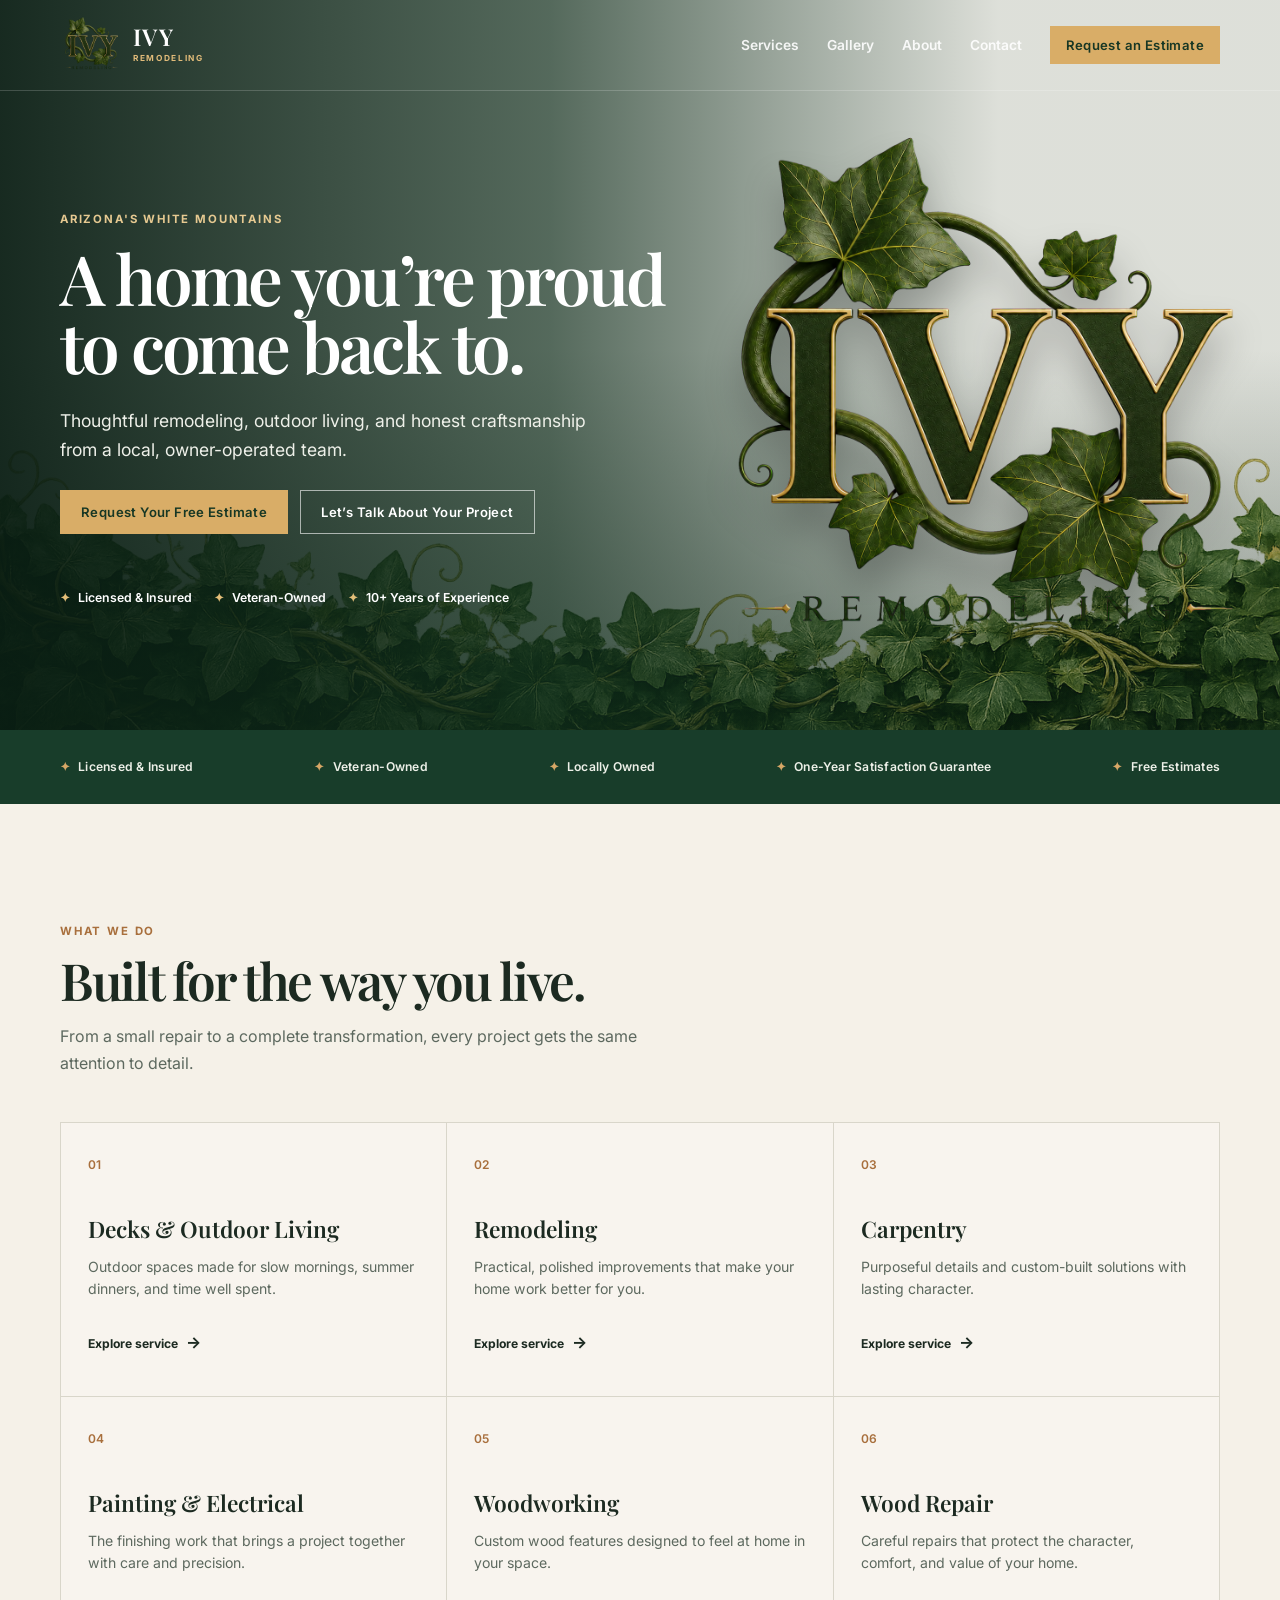
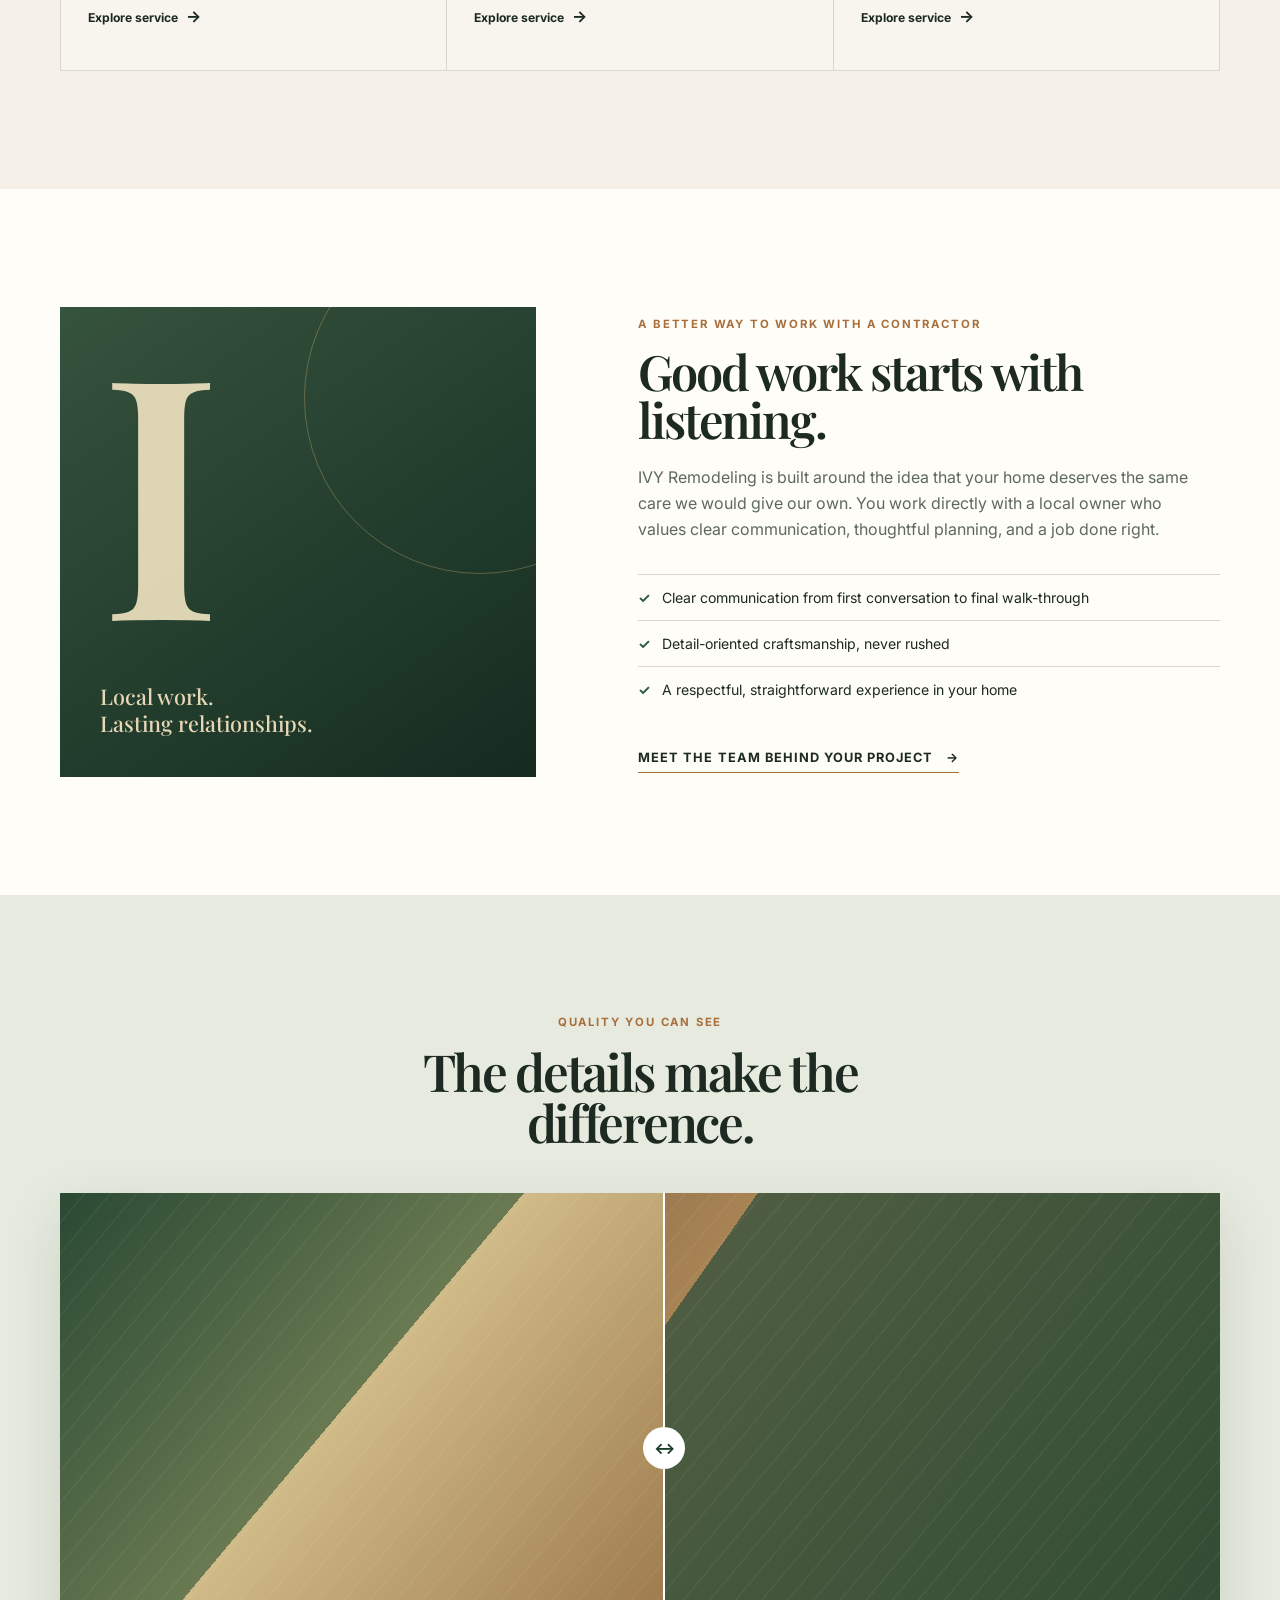
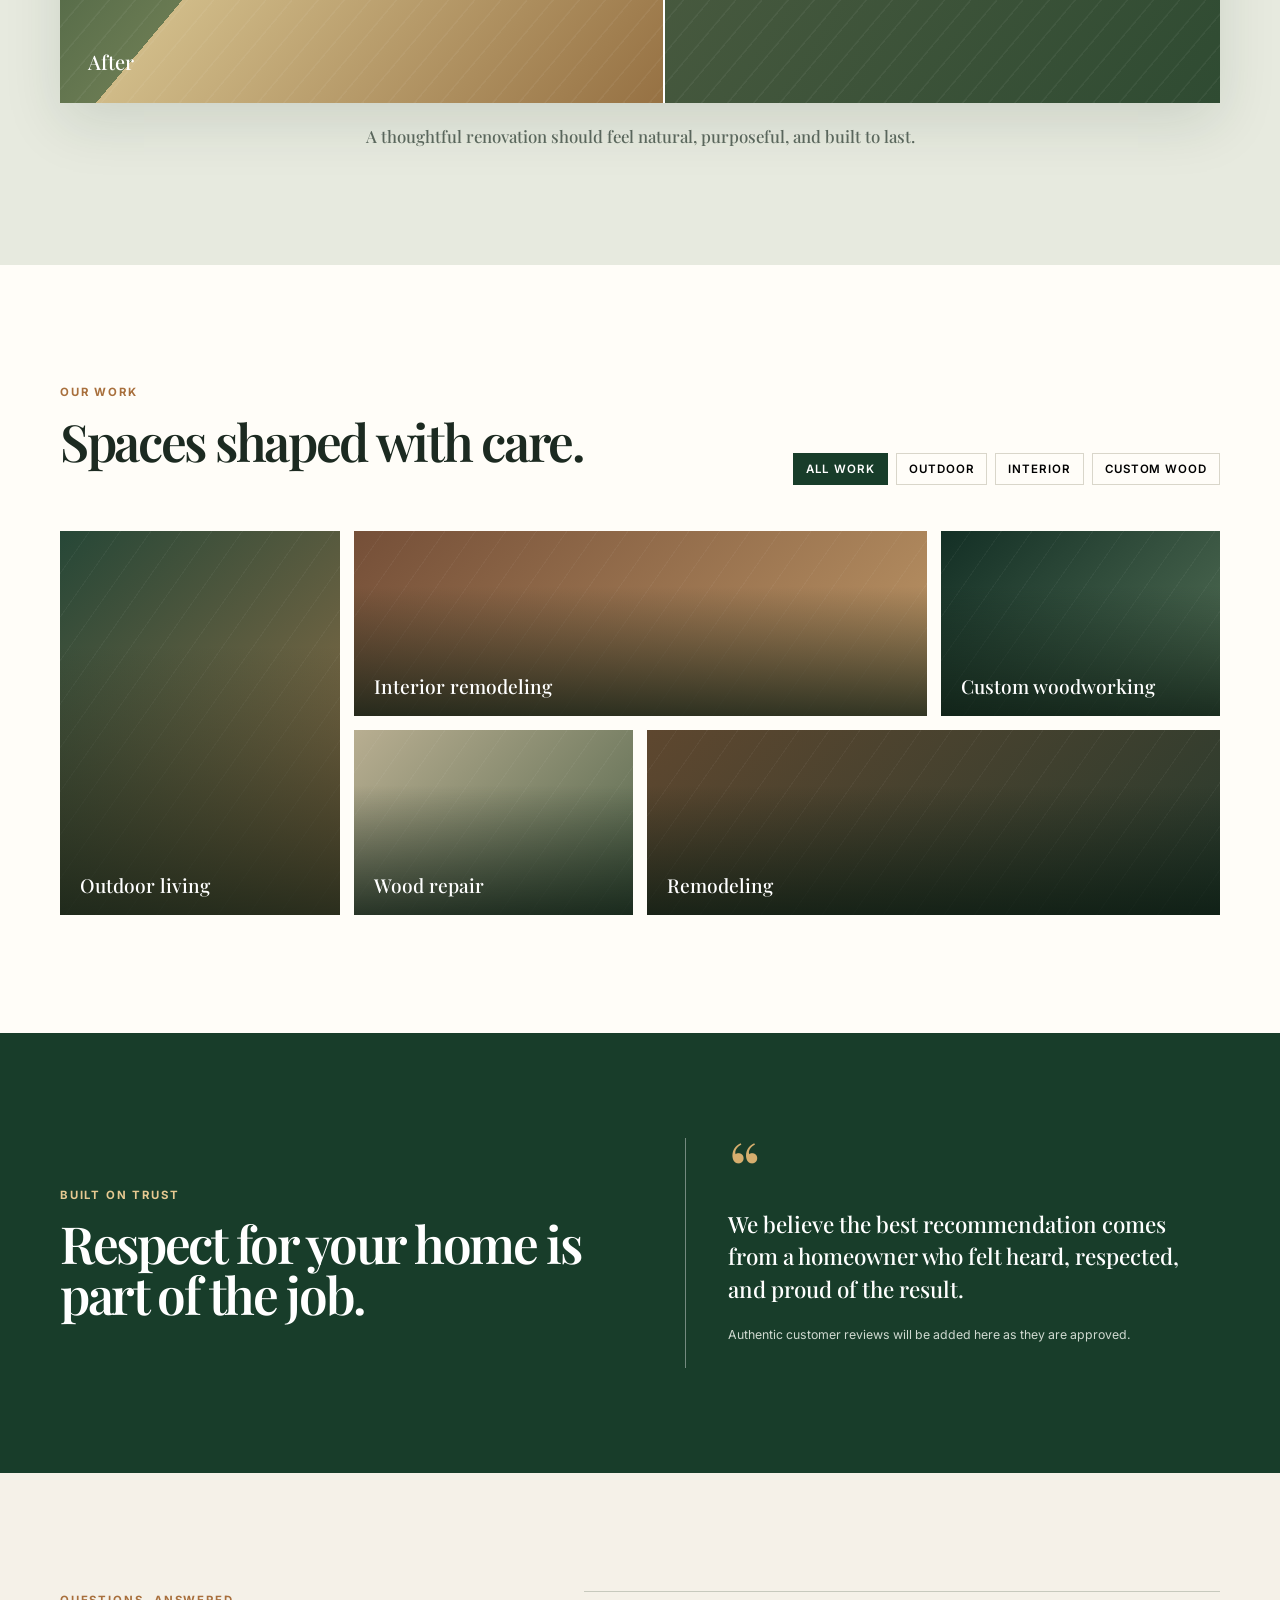
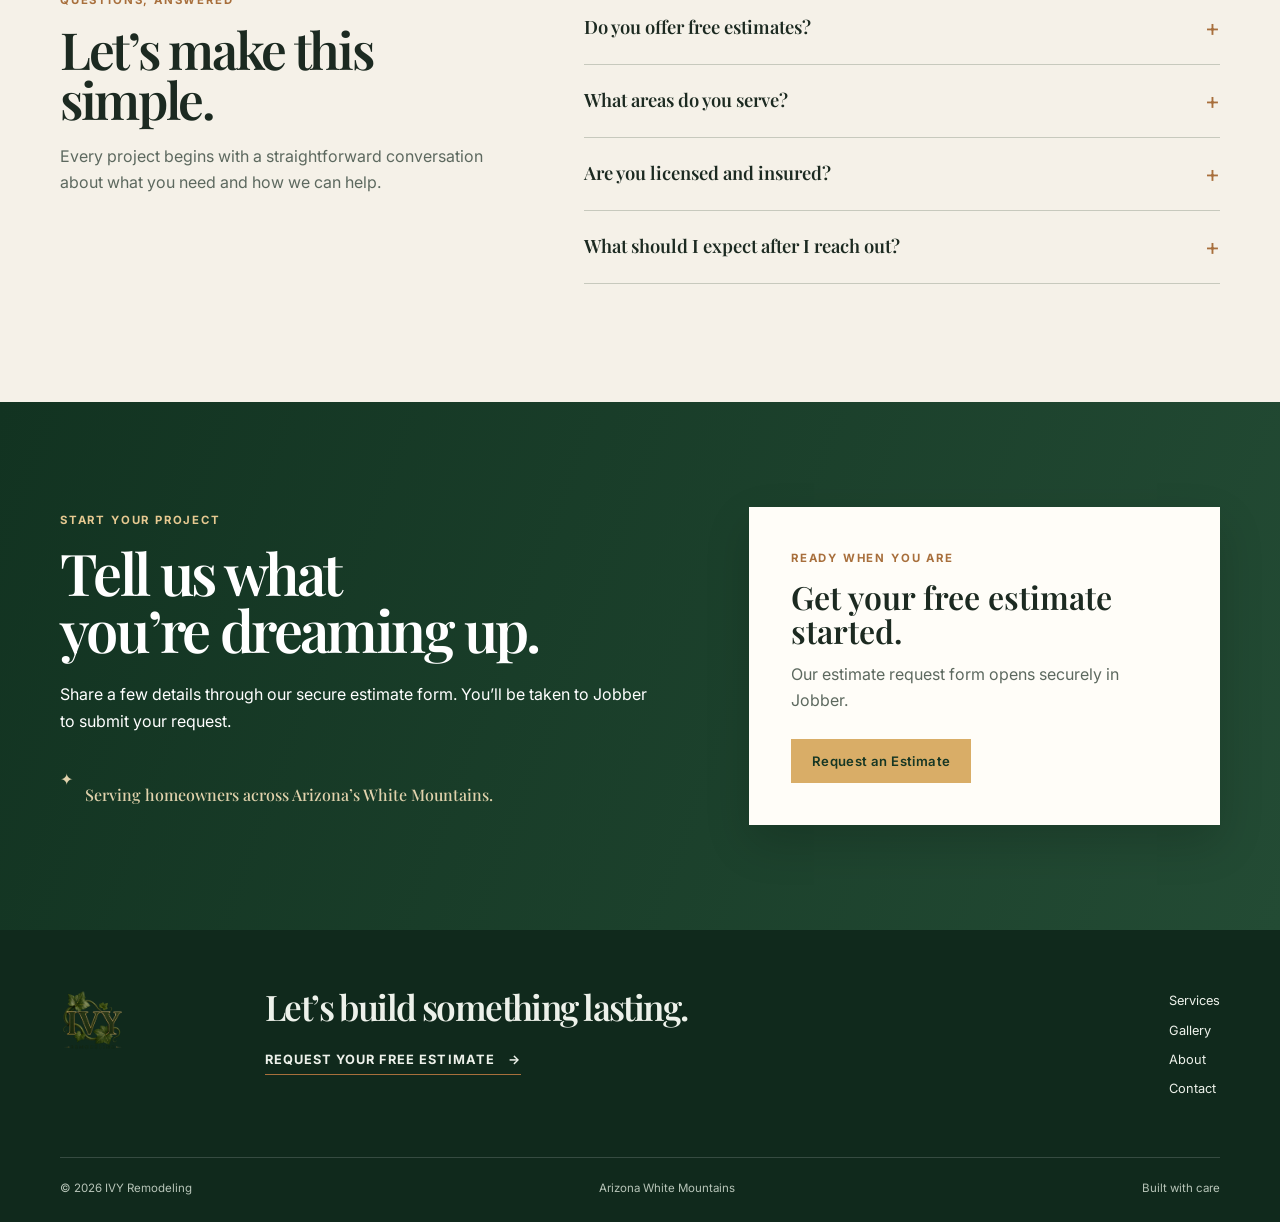
<file: index.html>
<!doctype html>
<html lang="en">
<head>
  <meta charset="utf-8">
  <meta name="viewport" content="width=device-width, initial-scale=1">
  <meta name="description" content="IVY Remodeling provides honest, owner-operated remodeling, decks, carpentry, painting, electrical work, woodworking, and wood repair across Arizona's White Mountains.">
  <meta name="theme-color" content="#183d2a">
  <meta property="og:title" content="IVY Remodeling | Crafted with care">
  <meta property="og:description" content="Owner-operated remodeling and home improvements in Arizona's White Mountains.">
  <!-- Replace this one URL when the Jobber quote form is ready. -->
  <meta name="jobber-quote-url" content="https://example.com/replace-with-jobber-quote-form">
  <title>IVY Remodeling | Arizona White Mountains</title>
  <link rel="preconnect" href="https://fonts.googleapis.com">
  <link rel="preconnect" href="https://fonts.gstatic.com" crossorigin>
  <link href="https://fonts.googleapis.com/css2?family=Inter:wght@400;500;600;700&family=Playfair+Display:wght@500;600;700&display=swap" rel="stylesheet">
  <link rel="stylesheet" href="assets/css/style.css">
  <link rel="stylesheet" href="assets/css/hero-logo.css">
</head>
<body>
  <!-- not sure where this goes -->
  <a class="skip-link" href="#main-content">Skip to content</a>

  <!-- HEADER/NAVIGATION BAR -->
  <header class="site-header" data-header>
    <div class="container header-inner">
      <a class="brand" href="/" aria-label="IVY Remodeling home"><img src="assets/images/logos/ivy-remodeling-logo-transparent.png" alt="IVY Remodeling"><span class="brand-wordmark">IVY <small>Remodeling</small></span></a>
      <button class="menu-toggle" type="button" aria-expanded="false" aria-controls="primary-menu" data-menu-toggle><span></span><span></span><span></span><span class="sr-only">Open menu</span></button>
      <nav id="primary-menu" class="primary-nav" aria-label="Primary navigation" data-menu>
        <a href="#services">Services</a>
        <a href="#gallery">Gallery</a>
        <a href="#about">About</a>
        <a href="#contact">Contact</a>
        <a class="button button-small" href="https://example.com/replace-with-jobber-quote-form" data-jobber-quote target="_blank" rel="noopener">Request an Estimate</a>
      </nav>
    </div>
  </header>

  <!-- HERO SECTION -->

  <main id="main-content">
    <section class="hero" aria-labelledby="hero-title">
      <img class="hero-art" src="assets/images/hero/ivy-remodeling-hero.png" width="1536" height="1024" alt="Decorative ivy vine against a deep forest-green background">
      <div class="hero-shade"></div>
      <div class="container hero-content">
        <p class="eyebrow eyebrow-light">Arizona's White Mountains</p>
        <h1 id="hero-title">A home you’re proud to come back to.</h1>
        <p class="hero-copy">Thoughtful remodeling, outdoor living, and honest craftsmanship from a local, owner-operated team.</p>
        <div class="hero-actions"><a class="button" href="https://example.com/replace-with-jobber-quote-form" data-jobber-quote target="_blank" rel="noopener">Request Your Free Estimate</a><a class="button button-ghost" href="#contact">Let’s Talk About Your Project</a></div>
        <ul class="hero-trust" aria-label="Company credentials"><li>Licensed &amp; Insured</li><li>Veteran-Owned</li><li>10+ Years of Experience</li></ul>
        <img class="hero-logo" src="assets/images/logos/ivy-remodeling-logo-transparent.png" width="1254" height="1254" alt="IVY Remodeling">
      </div>
    </section>

    <section class="trust-bar" aria-label="Why choose IVY Remodeling"><div class="container trust-items"><span>Licensed &amp; Insured</span><span>Veteran-Owned</span><span>Locally Owned</span><span>One-Year Satisfaction Guarantee</span><span>Free Estimates</span></div></section>

    <!-- SERVICE DISCRIPTIONS -->
    <section class="section services-section" id="services" aria-labelledby="services-title">
      <div class="container"><div class="section-heading"><p class="eyebrow">What we do</p><h2 id="services-title">Built for the way you live.</h2><p>From a small repair to a complete transformation, every project gets the same attention to detail.</p></div>
        <div class="service-grid">
          <a class="service-card" href="#contact"><span class="service-number">01</span><h3>Decks &amp; Outdoor Living</h3><p>Outdoor spaces made for slow mornings, summer dinners, and time well spent.</p><span>Explore service <b>→</b></span></a>
          <a class="service-card" href="#contact"><span class="service-number">02</span><h3>Remodeling</h3><p>Practical, polished improvements that make your home work better for you.</p><span>Explore service <b>→</b></span></a>
          <a class="service-card" href="#contact"><span class="service-number">03</span><h3>Carpentry</h3><p>Purposeful details and custom-built solutions with lasting character.</p><span>Explore service <b>→</b></span></a>
          <a class="service-card" href="#contact"><span class="service-number">04</span><h3>Painting &amp; Electrical</h3><p>The finishing work that brings a project together with care and precision.</p><span>Explore service <b>→</b></span></a>
          <a class="service-card" href="#contact"><span class="service-number">05</span><h3>Woodworking</h3><p>Custom wood features designed to feel at home in your space.</p><span>Explore service <b>→</b></span></a>
          <a class="service-card" href="#contact"><span class="service-number">06</span><h3>Wood Repair</h3><p>Careful repairs that protect the character, comfort, and value of your home.</p><span>Explore service <b>→</b></span></a>
        </div>
      </div>
    </section>


    <!-- WHAT WE DO -->
    <section class="section split-section" id="about" aria-labelledby="about-title"><div class="container split-layout">
      <div class="portrait-panel">
        <div class="portrait-monogram" aria-hidden="true">I</div>
        <p>Local work.<br>Lasting relationships.</p>
      </div>
      <div class="split-copy">
        <p class="eyebrow">A better way to work with a contractor</p>
        <h2 id="about-title">Good work starts with listening.</h2>
        <p>IVY Remodeling is built around the idea that your home deserves the same care we would give our own. You work directly with a local owner who values clear communication, thoughtful planning, and a job done right.</p>
        <ul class="check-list">
          <li>Clear communication from first conversation to final walk-through</li>
          <li>Detail-oriented craftsmanship, never rushed</li>
          <li>A respectful, straightforward experience in your home</li>
        </ul>
        <a class="text-link" href="#contact">Meet the team behind your project <span>→</span></a>
        </div>
      </div>
    </section>

    <!-- BEFORE/AFTER -->
    <section class="section showcase" aria-labelledby="showcase-title">
      <div class="container">
        <div class="section-heading centered">
          <p class="eyebrow">Quality you can see</p>
          <h2 id="showcase-title">The details make the difference.</h2>
        </div>
        <div class="comparison" data-comparison>
          <div class="comparison-before">
            <span>Before</span>
          </div>
          <div class="comparison-after" data-comparison-after>
            <span>After</span>
          </div>
          <input class="comparison-range" data-comparison-range type="range" min="0" max="100" value="52" aria-label="Drag to compare before and after project images">
          <div class="comparison-handle" data-comparison-handle aria-hidden="true">
            <span>↔</span>
          </div>
        </div>
        <p class="comparison-note">A thoughtful renovation should feel natural, purposeful, and built to last.</p>
      </div>
    </section>

    <!-- GALLERY -->
    <section class="section gallery-section" id="gallery" aria-labelledby="gallery-title">
      <div class="container">
        <div class="gallery-top">
          <div class="section-heading">
            <p class="eyebrow">Our work</p>
            <h2 id="gallery-title">Spaces shaped with care.</h2>
          </div>
          <div class="gallery-filters" role="group" aria-label="Filter gallery">
            <button class="filter active" data-filter="all">All work</button>
            <button class="filter" data-filter="outdoor">Outdoor</button>
            <button class="filter" data-filter="interior">Interior</button>
            <button class="filter" data-filter="custom">Custom wood</button>
          </div>
        </div>
        <div class="gallery-grid" data-gallery>
          <button class="gallery-card gallery-tall" data-category="outdoor" data-caption="Outdoor living designed around your home">
            <span>Outdoor living</span>
          </button>
          <button class="gallery-card gallery-warm" data-category="interior" data-caption="Warm, functional interior improvements">
            <span>Interior remodeling</span>
          </button>
          <button class="gallery-card gallery-deep" data-category="custom" data-caption="Custom woodworking details">
            <span>Custom woodworking</span>
          </button>
          <button class="gallery-card gallery-light" data-category="outdoor" data-caption="Repairs that preserve what you love">
            <span>Wood repair</span>
          </button>
          <button class="gallery-card gallery-wide" data-category="interior" data-caption="Thoughtful updates, beautifully finished">
            <span>Remodeling</span>
          </button>
        </div>
      </div>
    </section>

    <!-- TRUST -->
    <section class="review-section">
      <div class="container review-layout">
        <div>
          <p class="eyebrow eyebrow-light">Built on trust</p>
          <h2>Respect for your home is part of the job.</h2>
        </div>
        <div class="review-card">
          <div class="quote-mark">“</div>
          <blockquote>We believe the best recommendation comes from a homeowner who felt heard, respected, and proud of the result.</blockquote>
          <p>Authentic customer reviews will be added here as they are approved.</p>
        </div>
      </div>
    </section>

    <!-- FAQs -->
    <section class="section faq-section" aria-labelledby="faq-title">
      <div class="container faq-layout">
        <div class="section-heading">
          <p class="eyebrow">Questions, answered</p>
          <h2 id="faq-title">Let’s make this simple.</h2>
          <p>Every project begins with a straightforward conversation about what you need and how we can help.</p>
        </div>
        <div class="accordion" data-accordion>
          <article class="faq-item">
            <h3><button aria-expanded="false">Do you offer free estimates?<span>+</span></button></h3>
            <div class="faq-answer">
              <p>Yes. Tell us about your project and we’ll begin with a clear, no-pressure conversation.</p>
            </div>
          </article>
          <article class="faq-item">
            <h3><button aria-expanded="false">What areas do you serve?<span>+</span></button></h3>
            <div class="faq-answer">
              <p>IVY Remodeling serves homeowners throughout Arizona’s White Mountains, including Show Low, Pinetop-Lakeside, Snowflake, Taylor, Greer, Eagar, Springerville, and St. Johns.</p>
            </div>
          </article>
          <article class="faq-item">
            <h3><button aria-expanded="false">Are you licensed and insured?<span>+</span></button></h3>
            <div class="faq-answer">
              <p>Yes. Licensed, insured work and transparent communication are foundational to how we serve our neighbors.</p>
            </div>
          </article>
          <article class="faq-item">
            <h3><button aria-expanded="false">What should I expect after I reach out?<span>+</span></button></h3>
            <div class="faq-answer">
              <p>We’ll review your project details, discuss the next step, and make sure you know what to expect before the work begins.</p>
            </div>
          </article>
        </div>
      </div>
    </section>

    <!-- CONTACT -->
    <section class="contact-section" id="contact" aria-labelledby="contact-title">
      <div class="container contact-layout jobber-contact">
        <div>
          <p class="eyebrow eyebrow-light">Start your project</p>
          <h2 id="contact-title">Tell us what<br>you’re dreaming up.</h2>
          <p>Share a few details through our secure estimate form. You’ll be taken to Jobber to submit your request.</p>
          <div class="contact-note">
            <span aria-hidden="true">✦</span>
            <p>Serving homeowners across Arizona’s White Mountains.</p>
          </div>
        </div>
        <aside class="jobber-cta-panel" aria-label="Estimate request">
          <p class="eyebrow">Ready when you are</p>
          <h3>Get your free estimate started.</h3>
          <p>Our estimate request form opens securely in Jobber.</p>
          <a class="button" href="https://example.com/replace-with-jobber-quote-form" data-jobber-quote target="_blank" rel="noopener">Request an Estimate</a>
        </aside>
        <!-- FUTURE JOBBER EMBED FORM
        Keep this markup commented until a Jobber API endpoint, webhook, or approved embedded form URL is configured.
        Do not put Jobber API credentials in this file. Use a secure server-side endpoint for any direct API submission.
        <form class="estimate-form" data-form novalidate><div class="form-row"><label>Name <input name="name" autocomplete="name" required></label><label>Phone <input name="phone" type="tel" autocomplete="tel" required></label></div><div class="form-row"><label>Email <input name="email" type="email" autocomplete="email" required></label><label>City <input name="city" autocomplete="address-level2" required></label></div><label>What can we help with?<select name="service" required><option value="">Choose a service</option><option>Decks &amp; Outdoor Living</option><option>Remodeling</option><option>Carpentry</option><option>Painting &amp; Electrical</option><option>Woodworking</option><option>Wood Repair</option><option>Other project</option></select></label><label>Tell us a little about your project<textarea name="details" rows="4" required></textarea></label><button class="button" type="submit">Request Your Free Estimate</button><p class="form-status" data-form-status role="status" aria-live="polite"></p></form>-->
     </div>
    </section>
  </main>

  <!-- FOOTER -->
  <footer class="site-footer">
    <div class="container footer-top">
      <a class="brand footer-brand" href="/">
        <img src="assets/images/logos/ivy-remodeling-logo-transparent.png" alt="IVY Remodeling">
      </a>
      <div>
        <h2>Let’s build something lasting.</h2>
        <a class="text-link" href="https://example.com/replace-with-jobber-quote-form" data-jobber-quote target="_blank" rel="noopener">
          Request your free estimate <span>→</span>
        </a>
      </div>
      <nav aria-label="Footer navigation">
        <a href="#services">Services</a>
        <a href="#gallery">Gallery</a>
        <a href="#about">About</a>
        <a href="#contact">Contact</a>
      </nav>
    </div>
    <div class="container footer-bottom">
      <span>© <span data-year></span> IVY Remodeling</span>
      <span>Arizona White Mountains</span>
      <span>Built with care</span>
    </div>
  </footer>

  
  <div class="mobile-actions"><a href="#contact">Call</a><a href="https://example.com/replace-with-jobber-quote-form" data-jobber-quote target="_blank" rel="noopener">Request Estimate</a></div>
  <dialog class="lightbox" data-lightbox><button class="lightbox-close" type="button" aria-label="Close project preview" data-lightbox-close>×</button><div class="lightbox-image"><span data-lightbox-label></span></div><p data-lightbox-caption></p></dialog>
  <script src="assets/js/app.js" defer></script>
</body>
</html>
</file>
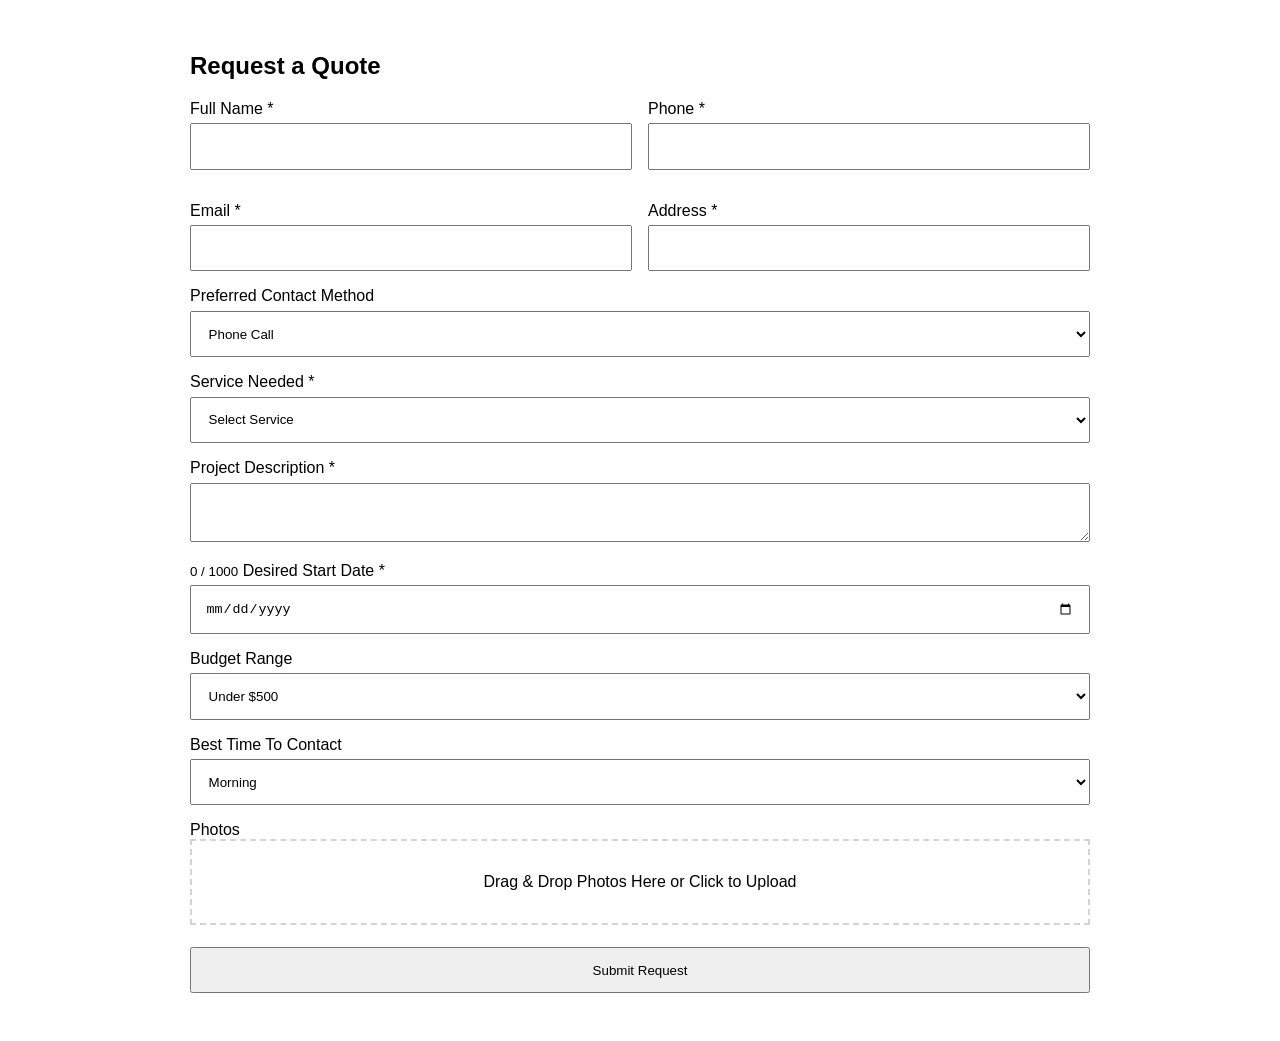
<file: embeddedForm/lead-form.html>
<!DOCTYPE html>
<html lang="en">
<head>
<meta charset="UTF-8">
<meta name="viewport" content="width=device-width, initial-scale=1.0">
<title>Service Request Form</title>
<link rel="stylesheet" href="lead-form.css">
</head>
<body>
<section class="lead-form-container">
<form id="serviceRequestForm">

<input type="text" name="website" class="honeypot" tabindex="-1" autocomplete="off">

<h2>Request a Quote</h2>

<div class="grid">
<div><label>Full Name *</label><input type="text" name="name" required></div>
<div><label>Phone *</label><input type="tel" id="phone" required></div>
<div><label>Email *</label><input type="email" name="email" required></div>
<div><label>Address *</label><input type="text" name="address" required></div>
</div>

<label>Preferred Contact Method</label>
<select name="contactMethod">
<option>Phone Call</option>
<option>Text Message</option>
<option>Email</option>
</select>

<label>Service Needed *</label>
<select id="serviceNeeded" required>
<option value="">Select Service</option>
<option>Lawn Care</option>
<option>Landscaping</option>
<option>Irrigation</option>
<option>Tree Trimming</option>
<option>Yard Cleanup</option>
<option>Mulch Installation</option>
<option>Rock Installation</option>
<option>Artificial Turf</option>
<option value="other">Other</option>
</select>

<div id="otherServiceWrapper" class="hidden">
<label>Specify Service</label>
<input type="text" id="otherService">
</div>

<label>Project Description *</label>
<textarea id="description" maxlength="1000" required></textarea>
<small id="counter">0 / 1000</small>

<label>Desired Start Date *</label>
<input type="date" required>

<label>Budget Range</label>
<select>
<option>Under $500</option>
<option>$500 - $1,000</option>
<option>$1,000 - $2,500</option>
<option>$2,500 - $5,000</option>
<option>$5,000+</option>
<option>Not Sure Yet</option>
</select>

<label>Best Time To Contact</label>
<select>
<option>Morning</option>
<option>Afternoon</option>
<option>Evening</option>
<option>Any Time</option>
</select>

<label>Photos</label>
<div id="dropZone">Drag & Drop Photos Here or Click to Upload</div>
<input type="file" id="photos" multiple accept=".jpg,.jpeg,.png,.webp,.heic" hidden>

<div id="fileList"></div>

<button type="submit">Submit Request</button>

<div id="formMessage"></div>

</form>
</section>
<script src="lead-form.js"></script>
</body>
</html>
</file>
<file: assets/css/style.css>
:root{--green:#183d2a;--green-deep:#102c1d;--green-mid:#2d5a40;--ivory:#f5f1e8;--paper:#fffdf8;--wood:#a86f3c;--ink:#1c2a21;--muted:#5d695f;--line:#d9d6ca;--serif:"Playfair Display",Georgia,serif;--sans:Inter,Arial,sans-serif;--shadow:0 20px 55px rgba(18,46,31,.12)}*{box-sizing:border-box}html{scroll-behavior:smooth}body{margin:0;background:var(--paper);color:var(--ink);font:16px/1.65 var(--sans)}img{max-width:100%;display:block}a{color:inherit;text-decoration:none}.container{width:min(1160px,calc(100% - 48px));margin:auto}.skip-link{position:fixed;z-index:50;left:18px;top:-80px;background:#fff;padding:10px 16px}.skip-link:focus{top:18px}.sr-only{position:absolute;width:1px;height:1px;padding:0;margin:-1px;overflow:hidden;clip:rect(0,0,0,0);white-space:nowrap;border:0}.site-header{position:absolute;z-index:20;width:100%;color:#fff;border-bottom:1px solid rgba(255,255,255,.18);transition:.25s}.site-header.is-scrolled{position:fixed;background:rgba(16,44,29,.97);box-shadow:0 4px 22px rgba(0,0,0,.15)}.header-inner{height:90px;display:flex;align-items:center;justify-content:space-between;gap:30px}.brand{width:112px}.brand img{mix-blend-mode:screen;filter:contrast(1.1);max-height:64px;object-fit:contain}.primary-nav{display:flex;align-items:center;gap:28px;font-size:.86rem;font-weight:600}.primary-nav>a:not(.button){opacity:.9}.primary-nav>a:not(.button):hover{color:#ebd3a6}.button{display:inline-flex;align-items:center;justify-content:center;border:1px solid transparent;background:#d9ad67;color:#173724;padding:13px 20px;font:600 .82rem var(--sans);letter-spacing:.03em;transition:.2s;cursor:pointer}.button:hover{transform:translateY(-2px);background:#edc982}.button-small{padding:10px 15px}.button-ghost{border-color:rgba(255,255,255,.6);background:transparent;color:#fff}.button-ghost:hover{background:#fff;color:var(--green)}.menu-toggle{display:none;background:transparent;border:0;color:#fff}.hero{min-height:730px;position:relative;isolation:isolate;overflow:hidden;color:white;display:grid;align-items:end}.hero-art{position:absolute;inset:0;z-index:-2;width:100%;height:100%;object-fit:cover;object-position:center}.hero-shade{position:absolute;inset:0;z-index:-1;background:linear-gradient(90deg,rgba(9,29,19,.94) 0%,rgba(15,45,28,.71) 43%,rgba(16,44,29,.14) 78%),linear-gradient(0deg,rgba(12,34,22,.45),transparent 52%)}.hero-content{padding:168px 0 80px;max-width:min(1160px,calc(100% - 48px))}.eyebrow{text-transform:uppercase;letter-spacing:.16em;color:var(--wood);font-size:.71rem;font-weight:700;margin:0 0 14px}.eyebrow-light{color:#e6c991}.hero h1,.section h2,.review-section h2,.contact-section h2,.site-footer h2{font:600 clamp(2.7rem,5.4vw,5.35rem)/.99 var(--serif);letter-spacing:-.045em;margin:0}.hero h1{max-width:670px}.hero-copy{max-width:570px;margin:26px 0;color:#eef0e9;font-size:1.1rem}.hero-actions{display:flex;gap:12px;flex-wrap:wrap}.hero-trust{display:flex;gap:22px;list-style:none;padding:0;margin:54px 0 0;font-size:.77rem;font-weight:600}.hero-trust li:before{content:"✦";color:#e5bf79;margin-right:8px}.trust-bar{background:var(--green);color:#edf0e8}.trust-items{min-height:74px;display:flex;align-items:center;justify-content:space-between;gap:20px;flex-wrap:wrap;font-size:.76rem;font-weight:600;letter-spacing:.02em}.trust-items span:before{content:"✦";color:#d7a766;margin-right:8px}.section{padding:118px 0}.services-section{background:var(--ivory)}.section-heading{max-width:660px;margin-bottom:46px}.section-heading h2{font-size:clamp(2.4rem,4vw,4.1rem);margin-bottom:18px}.section-heading>p:last-child{color:var(--muted);margin:0;max-width:600px}.section-heading.centered{text-align:center;margin-inline:auto}.service-grid{display:grid;grid-template-columns:repeat(3,1fr);border-top:1px solid var(--line);border-left:1px solid var(--line)}.service-card{min-height:274px;padding:27px;border-right:1px solid var(--line);border-bottom:1px solid var(--line);background:rgba(255,255,255,.23);transition:.25s}.service-card:hover{background:var(--green);color:#fff;transform:translateY(-4px);box-shadow:var(--shadow)}.service-number{font:600 .75rem var(--sans);color:var(--wood)}.service-card h3{font:600 1.42rem/1.18 var(--serif);margin:39px 0 10px}.service-card p{color:var(--muted);font-size:.88rem;line-height:1.55}.service-card:hover p{color:#e5ece5}.service-card>span:last-child{font-size:.76rem;font-weight:700;display:block;margin-top:29px}.service-card b{font-size:1rem;margin-left:5px}.split-section{background:var(--paper)}.split-layout{display:grid;grid-template-columns:.9fr 1.1fr;gap:clamp(42px,8vw,130px);align-items:center}.portrait-panel{min-height:470px;background:linear-gradient(145deg,#36533e,#142c20);color:#e7d7b5;padding:40px;display:flex;flex-direction:column;justify-content:space-between;position:relative;overflow:hidden}.portrait-panel:after{content:"";position:absolute;width:350px;height:350px;border:1px solid rgba(216,178,107,.35);border-radius:50%;right:-120px;top:-85px}.portrait-monogram{font:600 21rem/.8 var(--serif);color:rgba(241,229,195,.9);position:relative;z-index:1}.portrait-panel p{font:500 1.35rem/1.25 var(--serif);margin:0}.split-copy h2{font-size:clamp(2.35rem,3.8vw,4rem);margin:0 0 20px}.split-copy>p:not(.eyebrow){color:var(--muted);max-width:570px}.check-list{list-style:none;padding:0;margin:31px 0}.check-list li{padding:11px 0;border-top:1px solid var(--line);font-size:.88rem}.check-list li:before{content:"✓";color:var(--green-mid);font-weight:700;margin-right:12px}.text-link{font-size:.8rem;text-transform:uppercase;letter-spacing:.08em;font-weight:700;border-bottom:1px solid var(--wood);padding-bottom:7px}.text-link span{margin-left:9px}.showcase{background:#e7eadf}.comparison{height:510px;position:relative;overflow:hidden;background:#5c6c50;box-shadow:var(--shadow)}.comparison-before,.comparison-after{position:absolute;inset:0;background:linear-gradient(125deg,#514536,#a88354 46%,#4e5d42 46%,#2f4b32);display:flex;align-items:flex-end;padding:28px;color:#fff;font:500 1.25rem var(--serif)}.comparison-before:after,.comparison-after:after{content:"";position:absolute;inset:0;background:repeating-linear-gradient(130deg,transparent 0 18px,rgba(255,255,255,.05) 19px 20px)}.comparison-after{width:52%;background:linear-gradient(130deg,#2a4933,#697a52 45%,#d0bb88 45%,#967143)}.comparison-range{position:absolute;z-index:3;inset:0;width:100%;height:100%;opacity:0;cursor:ew-resize}.comparison-handle{position:absolute;z-index:2;left:52%;top:0;bottom:0;width:2px;background:#fff}.comparison-handle span{position:absolute;left:50%;top:50%;translate:-50% -50%;width:42px;height:42px;border-radius:50%;display:grid;place-items:center;background:#fff;color:var(--green);font-weight:700}.comparison-note{text-align:center;color:var(--muted);font:500 1.05rem var(--serif);margin:22px 0 0}.gallery-top{display:flex;align-items:end;justify-content:space-between;gap:30px}.gallery-filters{display:flex;gap:8px;flex-wrap:wrap;margin-bottom:46px}.filter{background:transparent;border:1px solid var(--line);padding:8px 12px;font:600 .72rem var(--sans);text-transform:uppercase;letter-spacing:.08em;cursor:pointer}.filter.active,.filter:hover{background:var(--green);color:#fff;border-color:var(--green)}.gallery-grid{display:grid;grid-template-columns:repeat(4,1fr);grid-auto-rows:185px;gap:14px}.gallery-card{border:0;position:relative;text-align:left;padding:20px;overflow:hidden;cursor:pointer;color:#fff;background:linear-gradient(135deg,#3f6248,#182f23);transition:.25s}.gallery-card:before{content:"";position:absolute;inset:0;background:linear-gradient(0deg,rgba(9,25,16,.77),transparent 70%),repeating-linear-gradient(125deg,transparent 0 24px,rgba(255,255,255,.04) 24px 25px)}.gallery-card:hover{transform:translateY(-3px)}.gallery-card span{position:absolute;bottom:17px;left:20px;font:500 1.2rem var(--serif)}.gallery-tall{grid-row:span 2;background:linear-gradient(135deg,#264737,#9a7449)}.gallery-warm{grid-column:span 2;background:linear-gradient(135deg,#754f38,#bd9666)}.gallery-deep{background:linear-gradient(135deg,#132f25,#557157)}.gallery-light{background:linear-gradient(135deg,#b8ae91,#53654b)}.gallery-wide{grid-column:span 2;background:linear-gradient(135deg,#5e472f,#293b2e)}.gallery-card.hidden{display:none}.review-section{background:var(--green);color:#fff;padding:105px 0}.review-layout{display:grid;grid-template-columns:1fr 1fr;gap:90px;align-items:center}.review-section h2{font-size:clamp(2.4rem,4vw,4rem)}.review-card{border-left:1px solid rgba(255,255,255,.4);padding:10px 0 10px 42px}.quote-mark{color:#d6ae6e;font:5rem/.5 var(--serif)}.review-card blockquote{font:500 1.4rem/1.45 var(--serif);margin:20px 0}.review-card p{font-size:.77rem;color:#cfd9d0}.faq-section{background:var(--ivory)}.faq-layout{display:grid;grid-template-columns:.8fr 1.2fr;gap:100px}.accordion{border-top:1px solid #c7c9bd}.faq-item{border-bottom:1px solid #c7c9bd}.faq-item h3{margin:0}.faq-item button{width:100%;text-align:left;padding:22px 0;border:0;background:transparent;color:var(--ink);font:600 1.15rem var(--serif);display:flex;justify-content:space-between;gap:15px;cursor:pointer}.faq-item button span{color:var(--wood);font:1.45rem var(--sans)}.faq-answer{display:grid;grid-template-rows:0fr;transition:.25s}.faq-answer>p{overflow:hidden;margin:0;color:var(--muted);font-size:.89rem}.faq-item.open .faq-answer{grid-template-rows:1fr}.faq-item.open .faq-answer>p{padding:0 25px 22px 0}.faq-item.open button span{transform:rotate(45deg)}.contact-section{background:linear-gradient(110deg,#123321,#234b34);color:#fff;padding:105px 0}.contact-layout{display:grid;grid-template-columns:.85fr 1.15fr;gap:100px}.contact-section h2{font-size:clamp(2.6rem,4.5vw,4.5rem);margin-bottom:23px}.contact-section>p{color:#d3ddd4}.contact-note{display:flex;gap:12px;margin-top:34px;color:#e1d2ac;font:500 1rem var(--serif)}.estimate-form{background:#fffdf8;color:var(--ink);padding:34px;display:grid;gap:17px}.estimate-form label{font-size:.72rem;font-weight:700;text-transform:uppercase;letter-spacing:.07em;display:grid;gap:7px}.form-row{display:grid;grid-template-columns:1fr 1fr;gap:16px}.estimate-form input,.estimate-form select,.estimate-form textarea{border:1px solid #cfd1c7;background:#fff;padding:11px;font:400 .95rem var(--sans);width:100%;border-radius:0}.estimate-form input:focus,.estimate-form select:focus,.estimate-form textarea:focus{outline:2px solid #bf8a4d;outline-offset:1px}.estimate-form .button{justify-self:start}.form-status{min-height:20px;margin:0;color:var(--green);font-size:.85rem;font-weight:600}.site-footer{background:#10291c;color:#edf1ea;padding:60px 0 24px}.footer-top{display:grid;grid-template-columns:160px 1fr auto;gap:45px;align-items:start;padding-bottom:58px}.footer-brand{width:120px}.site-footer h2{font-size:2.2rem;margin:0 0 20px}.site-footer nav{display:grid;gap:8px;font-size:.8rem}.site-footer nav a:hover{color:#e6bd78}.footer-bottom{border-top:1px solid rgba(255,255,255,.16);padding-top:21px;display:flex;justify-content:space-between;color:#b7c4b8;font-size:.72rem}.mobile-actions{display:none}.lightbox{border:0;padding:0;width:min(650px,calc(100% - 30px));background:#f7f2e8;box-shadow:0 25px 80px rgba(0,0,0,.5)}.lightbox::backdrop{background:rgba(8,25,16,.74)}.lightbox-image{height:370px;background:linear-gradient(135deg,#365a41,#b38e62);display:grid;place-items:end start;padding:28px;color:#fff;font:500 1.8rem var(--serif)}.lightbox p{padding:0 28px 25px;color:var(--muted)}.lightbox-close{position:absolute;right:9px;top:8px;border:0;border-radius:50%;width:35px;height:35px;background:#fff;color:var(--green);font-size:1.4rem;cursor:pointer}@media(max-width:800px){.container{width:min(100% - 32px,1160px)}.header-inner{height:76px}.brand{width:88px}.primary-nav{position:absolute;top:76px;left:0;right:0;padding:22px 16px 30px;background:var(--green-deep);display:none;align-items:stretch;gap:18px}.primary-nav.open{display:flex;flex-direction:column}.primary-nav .button{margin-top:4px}.menu-toggle{display:grid;gap:5px}.menu-toggle span:not(.sr-only){width:25px;height:1.5px;background:currentColor}.hero{min-height:670px}.hero-content{padding:130px 0 62px}.hero h1{font-size:3.15rem}.hero-trust{margin-top:33px;gap:10px;display:grid;grid-template-columns:1fr 1fr;font-size:.67rem}.trust-bar{padding:16px 0}.trust-items{justify-content:flex-start;min-height:0;gap:9px 18px}.trust-items span{font-size:.68rem}.section{padding:75px 0}.service-grid{grid-template-columns:1fr 1fr}.service-card{min-height:230px;padding:20px}.service-card h3{margin-top:27px}.split-layout,.review-layout,.faq-layout,.contact-layout{grid-template-columns:1fr;gap:40px}.portrait-panel{min-height:325px}.portrait-monogram{font-size:13rem}.comparison{height:360px}.gallery-top{align-items:start;display:block}.gallery-filters{margin-bottom:26px}.gallery-grid{grid-template-columns:1fr 1fr;grid-auto-rows:160px}.gallery-card,.gallery-warm,.gallery-wide{grid-column:auto}.gallery-tall{grid-row:span 2}.review-section,.contact-section{padding:75px 0}.review-card{padding-left:25px}.form-row{grid-template-columns:1fr}.footer-top{grid-template-columns:1fr;gap:28px;padding-bottom:32px}.footer-bottom{display:grid;gap:5px}.mobile-actions{position:fixed;bottom:0;z-index:30;display:grid;grid-template-columns:1fr 1.6fr;width:100%;box-shadow:0 -4px 18px rgba(0,0,0,.18)}.mobile-actions a{padding:14px 8px;background:#fff;color:var(--green);text-align:center;font-size:.75rem;font-weight:700;text-transform:uppercase;letter-spacing:.06em}.mobile-actions a:last-child{background:#d9ad67}.site-footer{padding-bottom:80px}}@media(max-width:480px){.hero h1{font-size:2.75rem}.hero-actions{display:grid}.service-grid{grid-template-columns:1fr}.service-card{min-height:185px}.gallery-grid{grid-template-columns:1fr;grid-auto-rows:180px}.gallery-tall{grid-row:auto}.gallery-card{grid-column:auto}.estimate-form{padding:24px 18px}.hero-trust{grid-template-columns:1fr}.comparison{height:300px}}
</file>
<file: assets/css/hero-logo.css>
/* Transparent logo treatment for the hero and global brand marks. */
.brand img {
  mix-blend-mode: normal;
  filter: none;
}

.site-header .brand {
  width: auto;
  display: inline-flex;
  align-items: center;
  gap: 11px;
}

.site-header .brand img {
  width: 62px;
  max-height: 58px;
}

.brand-wordmark {
  color: #fff;
  font: 600 1.45rem/.85 var(--serif);
  letter-spacing: .06em;
}

.brand-wordmark small {
  display: block;
  margin-top: 7px;
  color: #e2bc7a;
  font: 700 .52rem/1 var(--sans);
  letter-spacing: .2em;
  text-transform: uppercase;
}

.hero-content {
  position: relative;
}

.hero-logo {
  position: absolute;
  right: -3%;
  bottom: 18px;
  width: min(47vw, 545px);
  height: auto;
  filter: drop-shadow(0 24px 18px rgba(0, 0, 0, .24));
  pointer-events: none;
}

.hero h1 { max-width: 610px; }
.hero-copy { max-width: 535px; }

.contact-layout.jobber-contact { grid-template-columns: 1fr .8fr; align-items: center; }

.jobber-cta-panel {
  background: #fffdf8;
  color: var(--ink);
  padding: 42px;
  box-shadow: 0 18px 42px rgba(0, 0, 0, .16);
}

.jobber-cta-panel .eyebrow { margin-bottom: 12px; }
.jobber-cta-panel h3 { margin: 0 0 12px; font: 600 2rem/1.08 var(--serif); }
.jobber-cta-panel p:not(.eyebrow) { color: var(--muted); margin: 0 0 26px; }

@media (max-width: 800px) {
  .site-header .brand img { width: 49px; }
  .brand-wordmark { font-size: 1.17rem; }

  .hero-logo {
    right: -4%;
    bottom: 24px;
    width: min(51vw, 360px);
    opacity: .84;
  }

  .contact-layout.jobber-contact { grid-template-columns: 1fr; }
}

@media (max-width: 480px) {
  .hero-logo {
    width: 69vw;
    right: -11%;
    bottom: 18px;
    opacity: .35;
  }
}
</file>
<file: embeddedForm/lead-form.css>
:root{
--primary-color:#1f2937;
--secondary-color:#ffffff;
--accent-color:#2563eb;
--text-color:#111827;
--border-color:#d1d5db;
--success-color:#15803d;
--error-color:#dc2626;
}
body{font-family:Arial,sans-serif;padding:2rem;margin:0}
.lead-form-container{max-width:900px;margin:auto}
.grid{display:grid;grid-template-columns:1fr 1fr;gap:1rem}
input,select,textarea,button{width:100%;padding:.85rem;margin:.35rem 0 1rem;box-sizing:border-box}
textarea{resize:vertical}
button{cursor:pointer}
#dropZone{border:2px dashed var(--border-color);padding:2rem;text-align:center;margin-bottom:1rem}
.hidden{display:none}
.honeypot{display:none}
@media(max-width:768px){.grid{grid-template-columns:1fr}}
</file>
